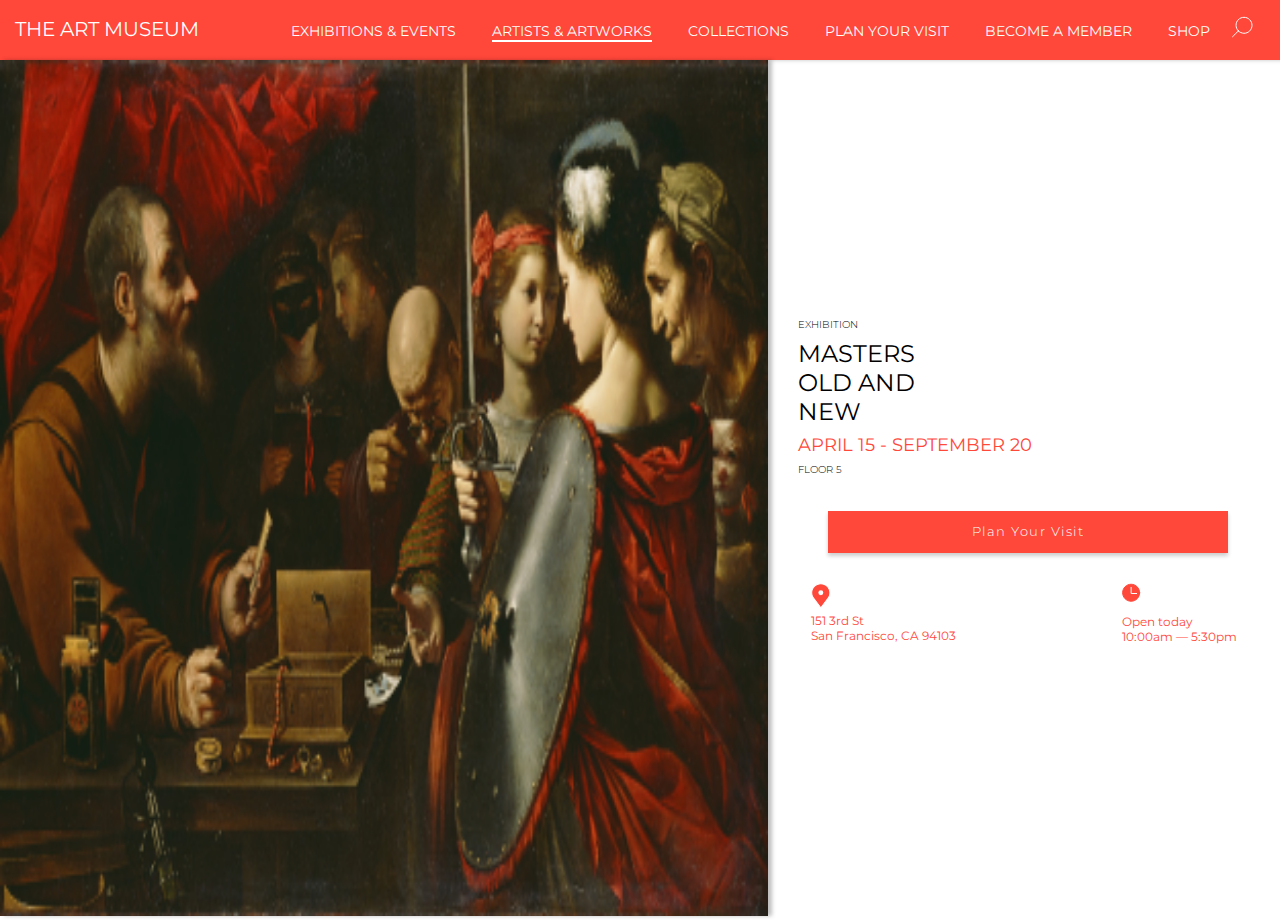
<file: index.html>
<!DOCTYPE html>
<html>

<head>
    <meta charset="UTF-8">
    <meta name="viewport" content="width=device-width, initial-scale=1">
    <meta http-equiv="X-UA-Compatible" content="IE=edge">
    <title>Home</title>

    <!-- CDN -->
    <link
        href="https://fonts.googleapis.com/css?family=Montserrat:100,200,300,400,500,600,700,800,900&display=swap&subset=vietnamese"
        rel="stylesheet">

    <!-- CSS -->
    <link href="assets/css/style.css" rel="stylesheet" type="text/css">

</head>

<body>
    <div class="navbar-mobile navbar-content">
        <div id="mySidenav" class="sidenav">
            <a href="javascript:void(0)" class="closebtn" onclick="closeNav()">&times;</a>
            <div id="navbar-search">
                <a href="#" class="icon-search"><img src="./assets/image/icon/search.svg" alt="Icon search"></a>
                <input class="input-search" type="text" placeholder="Search">
            </div>
            <ul id="sidebar-menu">
                <li>
                    <img src="./assets/image/icon/exhibitions.svg" alt="Exhibitions & Events">
                    <a class="navbar-content-item" href="./exhibition.html">
                        Exhibitions & Events </a>
                </li>
                <li>
                    <img src="./assets/image/icon/artists.svg" alt="Artists & Artworks">
                    <a class="navbar-content-item active" href="./index.html">Artists & Artworks </a>
                </li>
                <li>
                    <img src="./assets/image/icon/collections.svg" alt="Collections">
                    <a class="navbar-content-item" href="./collection.html">Collections </a>
                </li>
                <li>
                    <img src="./assets/image/icon/subtract.svg" alt="Collections">
                    <a class="navbar-content-item" href="./ticket.html">Plan Your Visit </a>
                </li>
                <li>
                    <img src="./assets/image/icon/become.svg" alt="Become a Member">
                    <a class="navbar-content-item" href="./membership.html">Become a Member </a>
                </li>
                <li>
                    <img src="./assets/image/icon/shop.svg" alt="Shop">
                    <a class="navbar-content-item" href="./shop.html">Shop</a>
                </li>

            </ul>
        </div>
    </div>
    <div class="page-container">
        <nav class="navbar-mobile">
            <span class="mobile navbar-header"><a href="/index.html">The <br> art museum</a></span>
            <span class="icon-open-navbar" onclick="openNav()">&#9776;</span>
        </nav>

        <nav class="navbar">
            <span class="navbar-header"><a href="/index.html">The art museum</a></span>
            <div class="navbar-content">
                <ul>
                    <li>
                        <!-- <img src="./assets/image/icon/exhibitions.svg" alt="Exhibitions & Events"> -->
                        <a class="navbar-content-item" href="/exhibition.html" onclick="activeNavbarItem(0)">
                            Exhibitions & Events </a>
                    </li>
                    <li>
                        <!-- <img src="./assets/image/icon/artists.svg" alt="Artists & Artworks"> -->
                        <a class="navbar-content-item active" href="/index.html" onclick="activeNavbarItem(1)">Artists &
                            Artworks </a>
                    </li>
                    <li>
                        <!-- <img src="./assets/image/icon/collections.svg" alt="Collections"> -->
                        <a class="navbar-content-item" href="/collection.html" onclick="activeNavbarItem(0)">Collections
                        </a>
                    </li>
                    <li>
                        <!-- <img src="./assets/image/icon/subtract.svg" alt="Collections"> -->
                        <a class="navbar-content-item" href="/ticket.html" onclick="activeNavbarItem(0)">Plan Your Visit
                        </a>
                    </li>
                    <li>
                        <!-- <img src="./assets/image/icon/become.svg" alt="Become a Member"> -->
                        <a class="navbar-content-item" href="/membership.html" onclick="activeNavbarItem(0)">Become a
                            Member </a>
                    </li>
                    <li>
                        <!-- <img src="./assets/image/icon/shop.svg" alt="Shop"> -->
                        <a class="navbar-content-item" href="/shop.html" onclick="activeNavbarItem(0)">Shop</a>
                    </li>
                </ul>
                <a href="#" class="icon-search" onclick="openSearch()"><img src="./assets/image/icon/search.svg" alt="Icon search"></a>
                <div class="box-search">
                    <input class="box-search__input" placeholder="Search">
                    <a href="javascript:void(0)" class="box-search__btn" onclick="closeSearch()">&times;</a>
                </div>
            </div>
        </nav>

        <div class="page-container-section">
            <div class="page-container-poster">
                <img src="./assets/image/login-bg.png">
            </div>
            <div class="page-container-content">
                <div class="containerr-title-box">
                    <p class="title-box title-secondary">Exhibition</p>
                    <p class="title-box title-primary">MASTERS OLD AND NEW</p>
                    <p class="title-box title-color-pink title-primary ">APRIL 15 - SEPTEMBER 20</p>
                    <p class="title-box title-secondary">Floor 5</p>
                </div>
                <div class="container-button">
                    <button class="btn"><span> Plan Your Visit </span></button>
                </div>
                <div class="page-container-info">
                    <div class="info-box">
                        <img src="./assets/image/icon/location.svg">
                        <p class="login-label">151 3rd St <br>San Francisco, CA 94103</p>
                    </div>
                    <div class="info-box">
                        <img src="./assets/image/icon/clock.svg">
                        <p class="login-label" id="open-day">Open today <br>10:00am — 5:30pm</p>
                    </div>
                </div>
            </div>
        </div>
    </div>
    <!-- JS -->
    <script src="assets/js/main.js" type="text/javascript"></script>
</body>

</html>
</file>
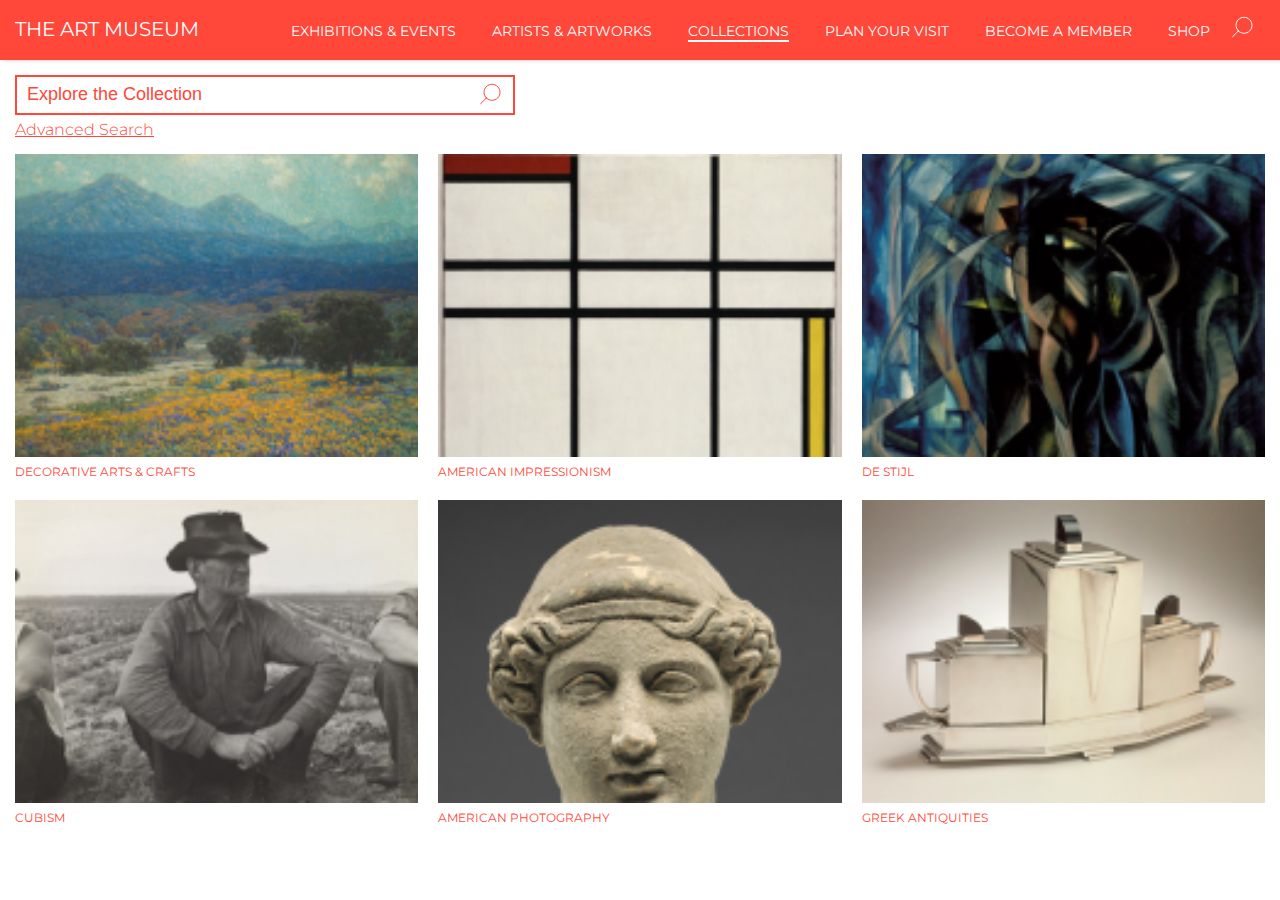
<file: collection.html>
<!DOCTYPE html>
<html>

<head>
  <meta charset="UTF-8">
  <meta name="viewport" content="width=device-width, initial-scale=1">
  <meta http-equiv="X-UA-Compatible" content="IE=edge">
  <title>Collections</title>

  <!-- CDN -->
  <link
    href="https://fonts.googleapis.com/css?family=Montserrat:100,200,300,400,500,600,700,800,900&display=swap&subset=vietnamese"
    rel="stylesheet">

  <!-- CSS -->
  <link href="assets/css/style.css" rel="stylesheet" type="text/css">

</head>

<body>
  <div class="navbar-mobile navbar-content">
    <div id="mySidenav" class="sidenav">
      <a href="javascript:void(0)" class="closebtn" onclick="closeNav()">&times;</a>
      <div id="navbar-search">
        <a href="#" class="icon-search"><img src="./assets/image/icon/search.svg" alt="Icon search"></a>
        <input class="input-search" type="text" placeholder="Search">
      </div>
      <ul id="sidebar-menu">
        <li>
          <img src="./assets/image/icon/exhibitions.svg" alt="Exhibitions & Events">
          <a class="navbar-content-item" href="./exhibition.html">
            Exhibitions & Events </a>
        </li>
        <li>
          <img src="./assets/image/icon/artists.svg" alt="Artists & Artworks">
          <a class="navbar-content-item" href="./index.html">Artists & Artworks </a>
        </li>
        <li>
          <img src="./assets/image/icon/collections.svg" alt="Collections">
          <a class="navbar-content-item active" href="./collection.html">Collections </a>
        </li>
        <li>
          <img src="./assets/image/icon/subtract.svg" alt="Collections">
          <a class="navbar-content-item" href="./ticket.html">Plan Your Visit </a>
        </li>
        <li>
          <img src="./assets/image/icon/become.svg" alt="Become a Member">
          <a class="navbar-content-item" href="./membership.html">Become a Member </a>
        </li>
        <li>
          <img src="./assets/image/icon/shop.svg" alt="Shop">
          <a class="navbar-content-item" href="./shop.html">Shop</a>
        </li>

      </ul>
    </div>
  </div>
  <div class="page-container">
    <nav class="navbar-mobile">
      <span class="mobile navbar-header"><a href="/index.html">The <br> art museum</a></span>
      <span class="title-color-pink title-primary ">Collections</span>
      <span class="icon-open-navbar" onclick="openNav()">&#9776;</span>
    </nav>

    <nav class="navbar">
      <span class="navbar-header"><a href="/index.html">The art museum</a></span>
      <div class="navbar-content">
        <ul>
          <li>
            <!-- <img src="./assets/image/icon/exhibitions.svg" alt="Exhibitions & Events"> -->
            <a class="navbar-content-item" href="/exhibition.html" onclick="activeNavbarItem(0)">
              Exhibitions & Events </a>
          </li>
          <li>
            <!-- <img src="./assets/image/icon/artists.svg" alt="Artists & Artworks"> -->
            <a class="navbar-content-item" href="/index.html" onclick="activeNavbarItem(1)">Artists & Artworks
            </a>
          </li>
          <li>
            <!-- <img src="./assets/image/icon/collections.svg" alt="Collections"> -->
            <a class="navbar-content-item active" href="/collection.html" onclick="activeNavbarItem(0)">Collections </a>
          </li>
          <li>
            <!-- <img src="./assets/image/icon/subtract.svg" alt="Collections"> -->
            <a class="navbar-content-item" href="/ticket.html" onclick="activeNavbarItem(0)">Plan Your Visit </a>
          </li>
          <li>
            <!-- <img src="./assets/image/icon/become.svg" alt="Become a Member"> -->
            <a class="navbar-content-item" href="/membership.html" onclick="activeNavbarItem(0)">Become a Member </a>
          </li>
          <li>
            <!-- <img src="./assets/image/icon/shop.svg" alt="Shop"> -->
            <a class="navbar-content-item" href="/shop.html" onclick="activeNavbarItem(0)">Shop</a>
          </li>
        </ul>
        <a href="#" class="icon-search" onclick="openSearch()"><img src="./assets/image/icon/search.svg"
            alt="Icon search"></a>
        <div class="box-search">
          <input class="box-search__input" placeholder="Search">
          <a href="javascript:void(0)" class="box-search__btn" onclick="closeSearch()">&times;</a>
        </div>
      </div>
    </nav>

    <div class="collection-page collection-page-responsive">
      <div class="collection-page__search">
        <input class="collection-page__search--input" type="text" placeholder="Explore the Collection">
        <img class="collection-page__search--icon" src="./assets/image/icon/search_collection.svg" />
      </div>
      <div class="collection-page__title">
        <a href="/collection.html">Advanced Search</a>
      </div>
      <div class="collection-page__gallery">
        <div class="responsive-gallery responsive-gallery--tablet responsive-gallery--desktop">
          <div class="collection-page__gallery--item">
            <a target="_blank" href="./assets/image/slider/collection1.png">
              <img src="./assets/image/slider/collection1.png" alt="Forest">
            </a>
            <span class="collection-page__gallery--item -desc">DECORATIVE ARTS & CRAFTS </span>
          </div>
        </div>
        <div class="responsive-gallery responsive-gallery--tablet responsive-gallery--desktop">
          <div class="collection-page__gallery--item">
            <a target="_blank" href="./assets/image/slider/collection2.png">
              <img src="./assets/image/slider/collection2.png" alt="Forest">
            </a>
            <span class="collection-page__gallery--item -desc">AMERICAN IMPRESSIONISM</span>
          </div>
        </div>
        <div class="responsive-gallery responsive-gallery--tablet responsive-gallery--desktop">
          <div class="collection-page__gallery--item">
            <a target="_blank" href="./assets/image/slider/collection3.png">
              <img src="./assets/image/slider/collection3.png" alt="Forest">
            </a>
            <span class="collection-page__gallery--item -desc">DE STIJL</span>
          </div>
        </div>
        <div class="responsive-gallery responsive-gallery--tablet responsive-gallery--desktop">
          <div class="collection-page__gallery--item">
            <a target="_blank" href="./assets/image/slider/collection4.png">
              <img src="./assets/image/slider/collection4.png" alt="Forest">
            </a>
            <span class="collection-page__gallery--item -desc">CUBISM</span>
          </div>
        </div>
        <div class="responsive-gallery responsive-gallery--tablet responsive-gallery--desktop">
          <div class="collection-page__gallery--item">
            <a target="_blank" href="./assets/image/slider/collection5.png">
              <img src="./assets/image/slider/collection5.png" alt="Forest">
            </a>
            <span class="collection-page__gallery--item -desc">AMERICAN PHOTOGRAPHY</span>
          </div>
        </div>
        <div class="responsive-gallery responsive-gallery--tablet responsive-gallery--desktop">
          <div class="collection-page__gallery--item">
            <a target="_blank" href="./assets/image/slider/collection6.png">
              <img src="./assets/image/slider/collection6.png" alt="Forest">
            </a>
            <span class="collection-page__gallery--item -desc">GREEK ANTIQUITIES</span>
          </div>
        </div>
      </div>
    </div>
    <!-- JS -->
    <script src="assets/js/main.js" type="text/javascript"></script>
</body>

</html>
</file>
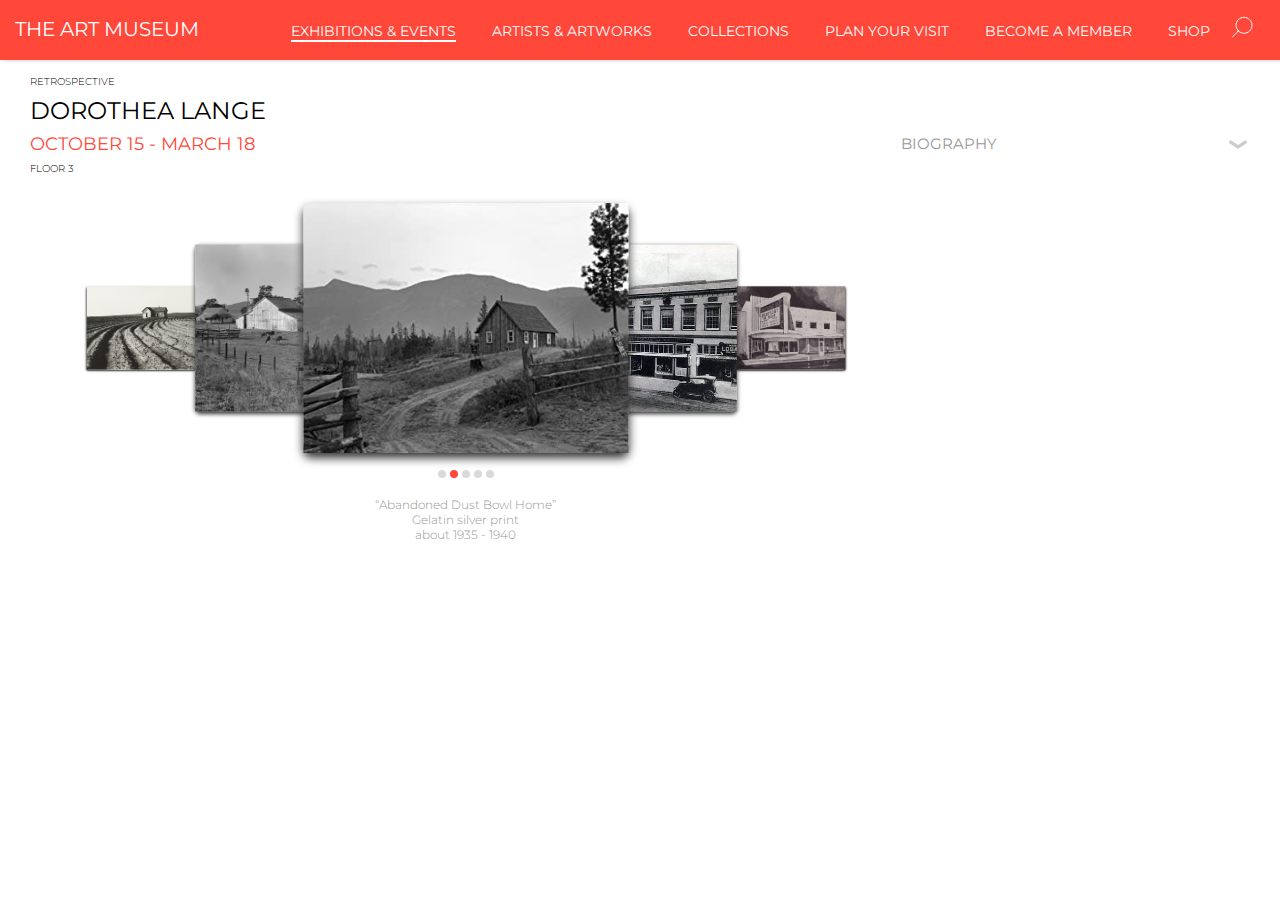
<file: exhibition.html>
<!DOCTYPE html>
<html>

<head>
    <meta charset="UTF-8">
    <meta name="viewport" content="width=device-width, initial-scale=1">
    <meta http-equiv="X-UA-Compatible" content="IE=edge">
    <title>Exhibitions & Events</title>

    <!-- CDN -->
    <link
        href="https://fonts.googleapis.com/css?family=Montserrat:100,200,300,400,500,600,700,800,900&display=swap&subset=vietnamese"
        rel="stylesheet">

    <!-- CSS -->
    <link href="assets/css/style.css" rel="stylesheet" type="text/css">

</head>

<body>
    <div class="wrapper">
        <div class="navbar-mobile navbar-content">
            <div id="mySidenav" class="sidenav">
                <a href="javascript:void(0)" class="closebtn" onclick="closeNav()">&times;</a>
                <div id="navbar-search">
                    <a href="#" class="icon-search"><img src="./assets/image/icon/search.svg" alt="Icon search"></a>
                    <input class="input-search" type="text" placeholder="Search">
                </div>
                <ul id="sidebar-menu">
                    <li>
                        <img src="./assets/image/icon/exhibitions.svg" alt="Exhibitions & Events">
                        <a class="navbar-content-item active" href="./exhibition.html">
                            Exhibitions & Events </a>
                    </li>
                    <li>
                        <img src="./assets/image/icon/artists.svg" alt="Artists & Artworks">
                        <a class="navbar-content-item" href="./index.html">Artists & Artworks </a>
                    </li>
                    <li>
                        <img src="./assets/image/icon/collections.svg" alt="Collections">
                        <a class="navbar-content-item" href="./collection.html">Collections </a>
                    </li>
                    <li>
                        <img src="./assets/image/icon/subtract.svg" alt="Collections">
                        <a class="navbar-content-item" href="./ticket.html">Plan Your Visit </a>
                    </li>
                    <li>
                        <img src="./assets/image/icon/become.svg" alt="Become a Member">
                        <a class="navbar-content-item" href="./membership.html">Become a Member </a>
                    </li>
                    <li>
                        <img src="./assets/image/icon/shop.svg" alt="Shop">
                        <a class="navbar-content-item" href="./shop.html">Shop</a>
                    </li>

                </ul>
            </div>
        </div>
        <div class="page-container">
            <nav class="navbar-mobile">
                <span class="mobile navbar-header"><a href="/index.html">The <br> art museum</a></span>
                <span class="title-color-pink title-primary ">Exhibition Preview</span>
                <span class="icon-open-navbar" onclick="openNav()">&#9776;</span>
            </nav>

            <nav class="navbar">
                <span class="navbar-header"><a href="/index.html">The art museum</a></span>
                <div class="navbar-content">
                    <ul>
                        <li>
                            <!-- <img src="./assets/image/icon/exhibitions.svg" alt="Exhibitions & Events"> -->
                            <a class="navbar-content-item active" href="/exhibition.html" onclick="activeNavbarItem(0)">
                                Exhibitions & Events </a>
                        </li>
                        <li>
                            <!-- <img src="./assets/image/icon/artists.svg" alt="Artists & Artworks"> -->
                            <a class="navbar-content-item" href="/index.html" onclick="activeNavbarItem(1)">Artists &
                                Artworks
                            </a>
                        </li>
                        <li>
                            <!-- <img src="./assets/image/icon/collections.svg" alt="Collections"> -->
                            <a class="navbar-content-item" href="/collection.html"
                                onclick="activeNavbarItem(0)">Collections
                            </a>
                        </li>
                        <li>
                            <!-- <img src="./assets/image/icon/subtract.svg" alt="Collections"> -->
                            <a class="navbar-content-item" href="/ticket.html" onclick="activeNavbarItem(0)">Plan Your
                                Visit
                            </a>
                        </li>
                        <li>
                            <!-- <img src="./assets/image/icon/become.svg" alt="Become a Member"> -->
                            <a class="navbar-content-item" href="/membership.html" onclick="activeNavbarItem(0)">Become
                                a
                                Member </a>
                        </li>
                        <li>
                            <!-- <img src="./assets/image/icon/shop.svg" alt="Shop"> -->
                            <a class="navbar-content-item" href="/shop.html" onclick="activeNavbarItem(0)">Shop</a>
                        </li>
                    </ul>
                    <a href="#" class="icon-search" onclick="openSearch()"><img src="./assets/image/icon/search.svg"
                            alt="Icon search"></a>
                    <div class="box-search">
                        <input class="box-search__input" placeholder="Search">
                        <a href="javascript:void(0)" class="box-search__btn" onclick="closeSearch()">&times;</a>
                    </div>
                </div>
            </nav>

            <div class="page-container-content exhibition-page">
                <div class="container-title-box">
                    <p class="title-box title-secondary">Retrospective</p>
                    <p class="title-box title-primary">Dorothea Lange</p>
                    <p class="title-box title-color-pink title-primary ">October 15 - March 18</p>
                    <p class="title-box title-secondary">Floor 3</p>
                </div>
                <div class="container-slider-description">
                    <div id="wrap">
                        <div class="container-fixed stacked-cards stacked-cards-slide">
                            <ul>
                                <li class="stacked-cards__card">
                                    <img src="./assets/image/slider/slider_1.jpg">
                                </li>
                                <li class="stacked-cards__card">
                                    <img src="./assets/image/slider/slider_2.jpg">
                                </li>
                                <li class="stacked-cards__card">
                                    <img src="./assets/image/slider/slider_3.jpg">
                                </li>
                                <li class="stacked-cards__card">
                                    <img src="./assets/image/slider/slider_4.jpg">
                                </li>
                                <li class="stacked-cards__card">
                                    <img src="./assets/image/slider/slider_5.jpg">
                                </li>
                            </ul>
                        </div>
                        <div class="container-dot">
                            <span class="container-dot__item" onclick="activeDot(0)"></span>
                            <span class="container-dot__item" onclick="activeDot(1)"></span>
                            <span class="container-dot__item active" onclick="activeDot(2)"></span>
                            <span class="container-dot__item" onclick="activeDot(3)"></span>
                            <span class="container-dot__item" onclick="activeDot(4)"></span>
                        </div>
                        <div class="container-description">
                            <p class="label-description">“Abandoned Dust Bowl Home” <br> Gelatin silver print <br> about
                                1935 -
                                1940</p>
                        </div>
                    </div>
                    <div class="container-content">
                        <div class="container-content__header">
                            <div class="collapsible-header">
                                <button class="collapsible collapsible-open" onclick="openCollapse()">Biography</button>
                                <button class="collapsible collapsible-close"
                                    onclick="closeCollapse()">Biography</button>
                                <img class="icon-chevron icon-down-chevron" src="./assets/image/icon/chevron-down.png"
                                    onclick="openCollapse()" />
                                <img class="icon-chevron icon-right-chevron" src="./assets/image/icon/chevron-up.png"
                                    onclick="closeCollapse()" />
                            </div>
                            <div class="collapsible-content">
                                <p>
                                    Dorothea Lange (May 26, 1895 – October 11, 1965) was an influential American
                                    documentary
                                    photographer and photojournalist,
                                    best known for her Depression-era work for the Farm Security Administration (FSA).
                                    Lange's photographs humanized the consequences of the Great Depression and
                                    influenced
                                    the development of documentary photography.
                                    Born of second generation German immigrants on May 26, 1895, at 1041 Bloomfield
                                    Street,
                                    Hoboken, New Jersey,
                                    [1][2] Dorothea Lange was named Dorothea Margaretta Nutzhorn at birth.
                                    She dropped her middle name and assumed her mother's maiden name after her father
                                    abandoned the family when she was 12 years old,
                                    one of two traumatic incidents early in her life.
                                    The other was her contraction of polio at age seven which left her with a weakened
                                    right
                                    leg and a permanent limp.
                                    [1][2] "It formed me, guided me, instructed me, helped me and humiliated me," Lange
                                    once
                                    said of her altered gait.
                                    "I've never gotten over it, and I am aware of the force and power of it."[3]
                                </p>
                            </div>
                        </div>
                    </div>
                </div>
            </div>
        </div>

        <!-- JS -->
        <script src="assets/js/stackedCards.min.js" type="text/javascript"></script>
        <script src="assets/js/main.js" type="text/javascript"></script>
        <script src="assets/js/slider.js" type="text/javascript"></script>
        <script src="assets/js/collapse.js" type="text/javascript"></script>
</body>

</html>
</file>
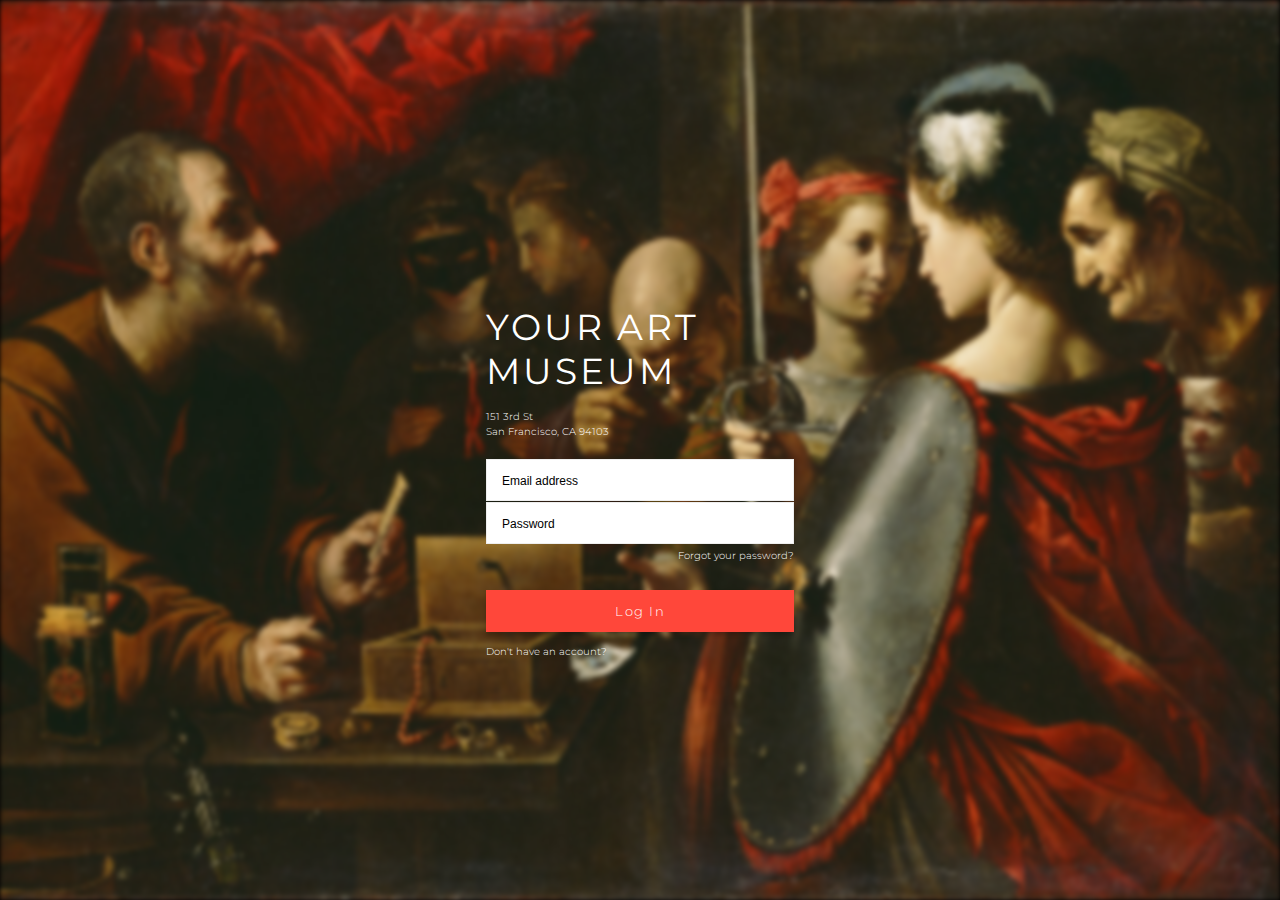
<file: login.html>
<!DOCTYPE html>
<html>

<head>
    <meta charset="UTF-8">
    <meta name="viewport" content="width=device-width, initial-scale=1">
	<meta http-equiv="X-UA-Compatible" content="IE=edge">
    <title>Login</title>

    <!-- CDN -->
    <link
        href="https://fonts.googleapis.com/css?family=Montserrat:100,200,300,400,500,600,700,800,900&display=swap&subset=vietnamese"
        rel="stylesheet">

    <!-- CSS -->
    <link href="assets/css/style.css" rel="stylesheet" type="text/css">

</head>

<body>
    <div class="container">
        <div class="container-login">
            <div class="container-title">
                <h1 class="heading-primary">Your art museum</h1>
                <p class="custom-label">151 3rd St<br /> San Francisco, CA 94103</p>
            </div>
            <div class="container-form">
                <input class="custom-input" type="email" placeholder="Email address">
                <input class="custom-input" type="password" placeholder="Password">
                <a class="custom-label custom-label__forgot-pw" href="#">Forgot your password?</a>
            </div>
            <div class="container-button">
                <button class="btn btn-login" onclick="window.location.href='index.html'"> Log In </button>
            </div>
            <div class="container-account">
                <a class="custom-label custom-label__dont-account" href="#">Don't have an account?</a>
            </div>
        </div>
    </div>
    <!-- JS -->
    <script src="assets/js/main.js" type="text/javascript"></script>
</body>

</html>
</file>
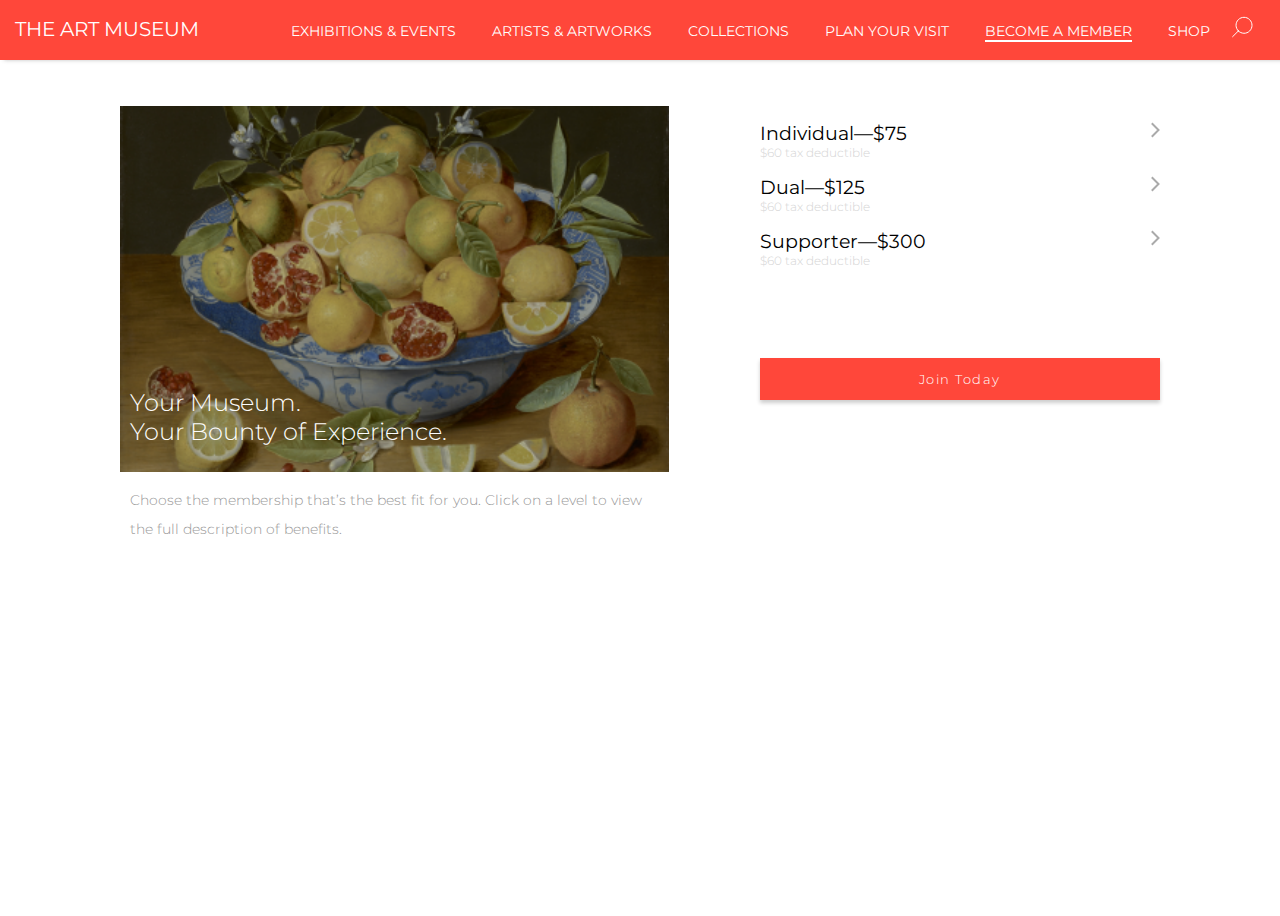
<file: membership.html>
<!DOCTYPE html>
<html>

<head>
  <meta charset="UTF-8">
  <meta name="viewport" content="width=device-width, initial-scale=1">
  <meta http-equiv="X-UA-Compatible" content="IE=edge">
  <title>Become a Member</title>

  <!-- CDN -->
  <link
    href="https://fonts.googleapis.com/css?family=Montserrat:100,200,300,400,500,600,700,800,900&display=swap&subset=vietnamese"
    rel="stylesheet">

  <!-- CSS -->
  <link href="assets/css/style.css" rel="stylesheet" type="text/css">

</head>

<body>
  <div class="navbar-mobile navbar-content">
    <div id="mySidenav" class="sidenav">
      <a href="javascript:void(0)" class="closebtn" onclick="closeNav()">&times;</a>
      <div id="navbar-search">
        <a href="#" class="icon-search"><img src="./assets/image/icon/search.svg" alt="Icon search"></a>
        <input class="input-search" type="text" placeholder="Search">
      </div>
      <ul id="sidebar-menu">
        <li>
          <img src="./assets/image/icon/exhibitions.svg" alt="Exhibitions & Events">
          <a class="navbar-content-item" href="./exhibition.html">
            Exhibitions & Events </a>
        </li>
        <li>
          <img src="./assets/image/icon/artists.svg" alt="Artists & Artworks">
          <a class="navbar-content-item" href="./index.html">Artists & Artworks </a>
        </li>
        <li>
          <img src="./assets/image/icon/collections.svg" alt="Collections">
          <a class="navbar-content-item" href="./collection.html">Collections </a>
        </li>
        <li>
          <img src="./assets/image/icon/subtract.svg" alt="Collections">
          <a class="navbar-content-item" href="./ticket.html">Plan Your Visit </a>
        </li>
        <li>
          <img src="./assets/image/icon/become.svg" alt="Become a Member">
          <a class="navbar-content-item active" href="./membership.html">Become a Member </a>
        </li>
        <li>
          <img src="./assets/image/icon/shop.svg" alt="Shop">
          <a class="navbar-content-item" href="./shop.html">Shop</a>
        </li>

      </ul>
    </div>
  </div>
  <div class="page-container">
    <nav class="navbar-mobile">
      <span class="mobile navbar-header"><a href="/index.html">The <br> art museum</a></span>
      <span class="title-color-pink title-primary ">Become a Member</span>
      <span class="icon-open-navbar" onclick="openNav()">&#9776;</span>
    </nav>

    <nav class="navbar">
      <span class="navbar-header"><a href="/index.html">The art museum</a></span>
      <div class="navbar-content">
        <ul>
          <li>
            <!-- <img src="./assets/image/icon/exhibitions.svg" alt="Exhibitions & Events"> -->
            <a class="navbar-content-item" href="/exhibition.html" onclick="activeNavbarItem(0)">
              Exhibitions & Events </a>
          </li>
          <li>
            <!-- <img src="./assets/image/icon/artists.svg" alt="Artists & Artworks"> -->
            <a class="navbar-content-item" href="/index.html" onclick="activeNavbarItem(1)">Artists & Artworks
            </a>
          </li>
          <li>
            <!-- <img src="./assets/image/icon/collections.svg" alt="Collections"> -->
            <a class="navbar-content-item" href="/collection.html" onclick="activeNavbarItem(0)">Collections </a>
          </li>
          <li>
            <!-- <img src="./assets/image/icon/subtract.svg" alt="Collections"> -->
            <a class="navbar-content-item" href="/ticket.html" onclick="activeNavbarItem(0)">Plan Your Visit </a>
          </li>
          <li>
            <!-- <img src="./assets/image/icon/become.svg" alt="Become a Member"> -->
            <a class="navbar-content-item active" href="/membership.html" onclick="activeNavbarItem(0)">Become a Member
            </a>
          </li>
          <li>
            <!-- <img src="./assets/image/icon/shop.svg" alt="Shop"> -->
            <a class="navbar-content-item" href="/shop.html" onclick="activeNavbarItem(0)">Shop</a>
          </li>
        </ul>
        <a href="#" class="icon-search" onclick="openSearch()"><img src="./assets/image/icon/search.svg"
            alt="Icon search"></a>
        <div class="box-search">
          <input class="box-search__input" placeholder="Search">
          <a href="javascript:void(0)" class="box-search__btn" onclick="closeSearch()">&times;</a>
        </div>
      </div>
    </nav>


    <div class="page-container-content become-page become-page-response">

      <div class="become-page-left">
        <div class="become-page__header">
          <img src="./assets/image/slider/become-member.png" />
          <span class="become-page__header--title">Your Museum.<br> Your Bounty of Experience.</span>

        </div>
        <div class="become-page__desc responsive">
          <span>Choose the membership that’s the best fit for you.
            Click on a level to view the full description of benefits.</span>
        </div>
      </div>
      <div class="become-page-right">
        <div class="become-page__product responsive">
          <div class="product__price">
            <div class="product__price--text">
              <h3>Individual—$75</h3>
              <p>$60 tax deductible</p>
            </div>
            <div class="product__price--button">
              <img src="./assets/image/icon/right-chevron.svg" />
            </div>
          </div>
          <div class="product__price">
            <div class="product__price--text">
              <h3>Dual—$125</h3>
              <p>$60 tax deductible</p>
            </div>
            <div class="product__price--button">
              <img src="./assets/image/icon/right-chevron.svg" />
            </div>
          </div>
          <div class="product__price">
            <div class="product__price--text">
              <h3>Supporter—$300</h3>
              <p>$60 tax deductible</p>
            </div>
            <div class="product__price--button">
              <img src="./assets/image/icon/right-chevron.svg" />
            </div>
          </div>
        </div>
        <div class="become-page__button responsive">
          <button class="btn">Join Today</button>
        </div>
      </div>
    </div>

    <!-- JS -->
    <script src="assets/js/main.js" type="text/javascript"></script>
</body>

</html>
</file>
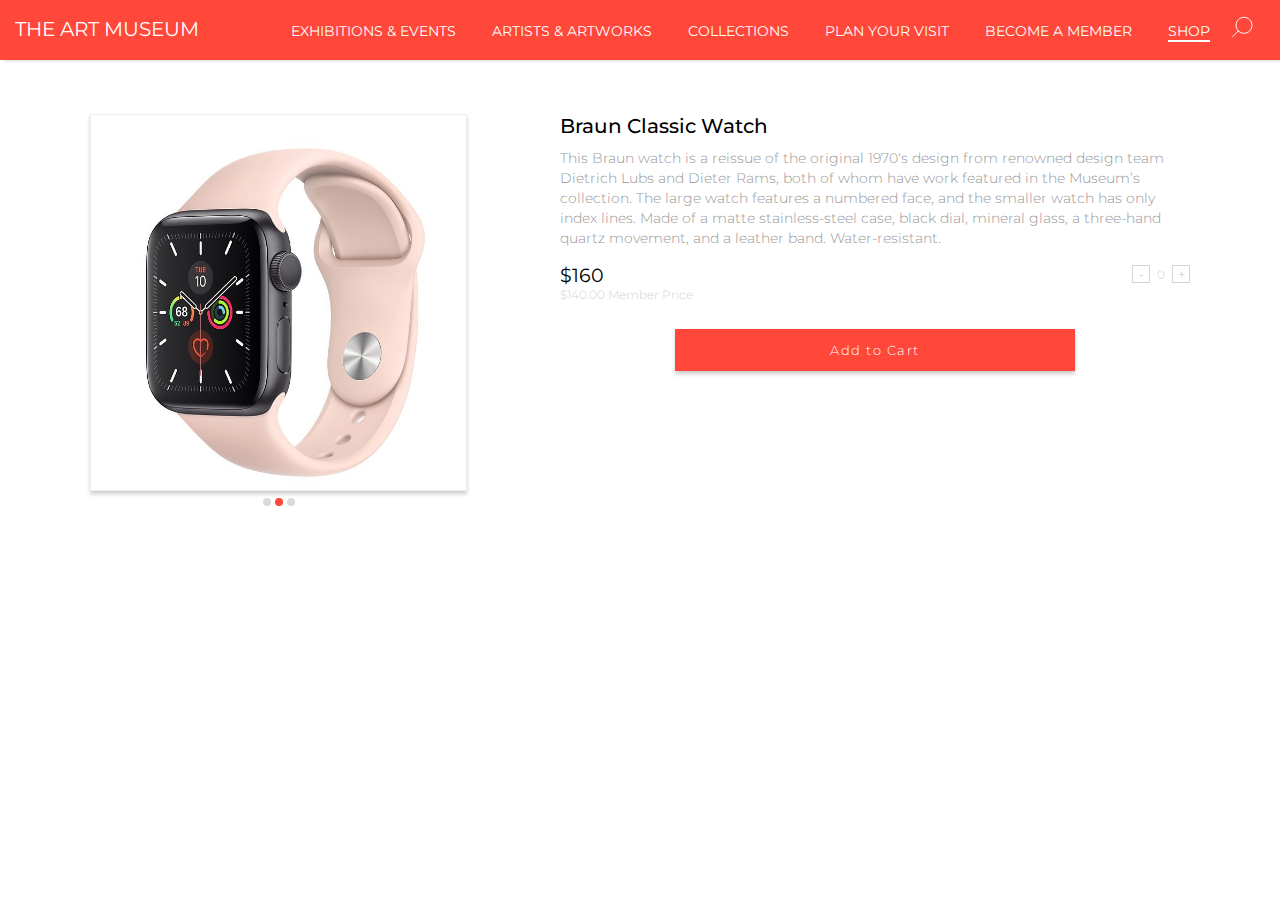
<file: shop.html>
<!DOCTYPE html>
<html>

<head>
  <meta charset="UTF-8">
  <meta name="viewport" content="width=device-width, initial-scale=1">
  <meta http-equiv="X-UA-Compatible" content="IE=edge">
  <title>Shop</title>

  <!-- CDN -->
  <link
    href="https://fonts.googleapis.com/css?family=Montserrat:100,200,300,400,500,600,700,800,900&display=swap&subset=vietnamese"
    rel="stylesheet">

  <!-- CSS -->
  <link href="assets/css/style.css" rel="stylesheet" type="text/css">

</head>

<body>
  <div class="navbar-mobile navbar-content">
    <div id="mySidenav" class="sidenav">
      <a href="javascript:void(0)" class="closebtn" onclick="closeNav()">&times;</a>
      <div id="navbar-search">
        <a href="#" class="icon-search"><img src="./assets/image/icon/search.svg" alt="Icon search"></a>
        <input class="input-search" type="text" placeholder="Search">
      </div>
      <ul id="sidebar-menu">
        <li>
          <img src="./assets/image/icon/exhibitions.svg" alt="Exhibitions & Events">
          <a class="navbar-content-item" href="./exhibition.html">
            Exhibitions & Events </a>
        </li>
        <li>
          <img src="./assets/image/icon/artists.svg" alt="Artists & Artworks">
          <a class="navbar-content-item" href="./index.html">Artists & Artworks </a>
        </li>
        <li>
          <img src="./assets/image/icon/collections.svg" alt="Collections">
          <a class="navbar-content-item" href="./collection.html">Collections </a>
        </li>
        <li>
          <img src="./assets/image/icon/subtract.svg" alt="Collections">
          <a class="navbar-content-item" href="./ticket.html">Plan Your Visit </a>
        </li>
        <li>
          <img src="./assets/image/icon/become.svg" alt="Become a Member">
          <a class="navbar-content-item" href="./membership.html">Become a Member </a>
        </li>
        <li>
          <img src="./assets/image/icon/shop.svg" alt="Shop">
          <a class="navbar-content-item active" href="./shop.html">Shop</a>
        </li>

      </ul>
    </div>
  </div>
  <div class="page-container">
    <nav class="navbar-mobile">
      <span class="mobile navbar-header"><a href="/index.html">The <br> art museum</a></span>
      <span class="title-color-pink title-primary ">Shop</span>
      <span class="icon-open-navbar" onclick="openNav()">&#9776;</span>
    </nav>

    <nav class="navbar">
      <span class="navbar-header"><a href="/index.html">The art museum</a></span>
      <div class="navbar-content">
        <ul>
          <li>
            <!-- <img src="./assets/image/icon/exhibitions.svg" alt="Exhibitions & Events"> -->
            <a class="navbar-content-item" href="/exhibition.html" onclick="activeNavbarItem(0)">
              Exhibitions & Events </a>
          </li>
          <li>
            <!-- <img src="./assets/image/icon/artists.svg" alt="Artists & Artworks"> -->
            <a class="navbar-content-item" href="/index.html" onclick="activeNavbarItem(1)">Artists & Artworks
            </a>
          </li>
          <li>
            <!-- <img src="./assets/image/icon/collections.svg" alt="Collections"> -->
            <a class="navbar-content-item" href="/collection.html" onclick="activeNavbarItem(0)">Collections </a>
          </li>
          <li>
            <!-- <img src="./assets/image/icon/subtract.svg" alt="Collections"> -->
            <a class="navbar-content-item" href="/ticket.html" onclick="activeNavbarItem(0)">Plan Your Visit </a>
          </li>
          <li>
            <!-- <img src="./assets/image/icon/become.svg" alt="Become a Member"> -->
            <a class="navbar-content-item" href="/membership.html" onclick="activeNavbarItem(0)">Become a Member </a>
          </li>
          <li>
            <!-- <img src="./assets/image/icon/shop.svg" alt="Shop"> -->
            <a class="navbar-content-item active" href="/shop.html" onclick="activeNavbarItem(0)">Shop</a>
          </li>
        </ul>
        <a href="#" class="icon-search" onclick="openSearch()"><img src="./assets/image/icon/search.svg"
            alt="Icon search"></a>
        <div class="box-search">
          <input class="box-search__input" placeholder="Search">
          <a href="javascript:void(0)" class="box-search__btn" onclick="closeSearch()">&times;</a>
        </div>
      </div>
    </nav>


    <div class="page-container-content shop-page">
      <div class="container-slider-description container-slider-description-shop-page">
        <div id="wrap wrap-shop-page">
          <div class="wrap-slide">
            <img class="wrap-slide__img" src="./assets/image/slider/clock.jpg">
            <img class="wrap-slide__img" src="./assets/image/slider/watch.jpg">
            <img class="wrap-slide__img" src="./assets/image/slider/clock.jpg">
          </div>
          <div class="container-dot">
            <span class="container-dot__item" onclick="currentDiv(0)"></span>
            <span class="container-dot__item active" onclick="currentDiv(1)"></span>
            <span class="container-dot__item " onclick="currentDiv(2)"></span>
          </div>
        </div>
        <div class="product">
          <div class="product__description">
            <h3>Braun Classic Watch</h3>
            <p class="label-description">
              This Braun watch is a reissue of the original 1970's design from renowned design team Dietrich Lubs and
              Dieter Rams, both of whom have work featured in the Museum’s collection. The large watch features a
              numbered
              face, and the smaller watch has only index lines. Made of a matte stainless-steel case, black dial,
              mineral
              glass, a three-hand quartz movement, and a leather band. Water-resistant.
            </p>
          </div>
          <div class="product__price">
            <div class="product__price--text">
              <h3>$160</h3>
              <p>$140.00 Member Price</p>
            </div>
            <div class="product__price--button">
              <button>-</button>
              <span>0</span>
              <button>+</button>
            </div>
          </div>
          <div class="product__button">
            <button class="btn">Add to Cart</button>
          </div>
        </div>
      </div>
    </div>

    <!-- JS -->
    <script src="assets/js/main.js" type="text/javascript"></script>
</body>

</html>
</file>
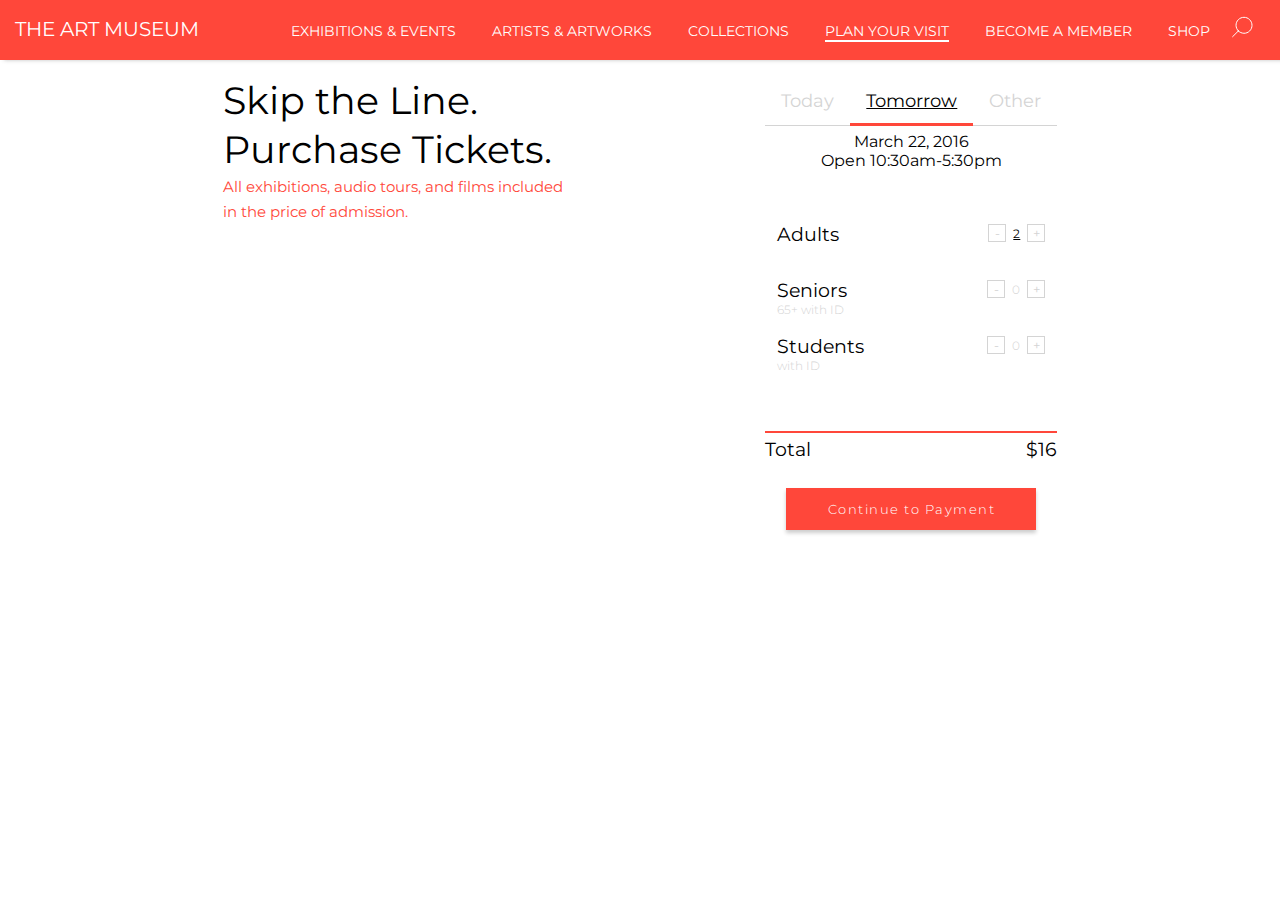
<file: ticket.html>
<!DOCTYPE html>
<html>

<head>
  <meta charset="UTF-8">
  <meta name="viewport" content="width=device-width, initial-scale=1">
  <meta http-equiv="X-UA-Compatible" content="IE=edge">
  <title>Plan Your Visit</title>

  <!-- CDN -->
  <link
    href="https://fonts.googleapis.com/css?family=Montserrat:100,200,300,400,500,600,700,800,900&display=swap&subset=vietnamese"
    rel="stylesheet">

  <!-- CSS -->
  <link href="assets/css/style.css" rel="stylesheet" type="text/css">

</head>

<body>
  <div class="navbar-mobile navbar-content">
    <div id="mySidenav" class="sidenav">
      <a href="javascript:void(0)" class="closebtn" onclick="closeNav()">&times;</a>
      <div id="navbar-search">
        <a href="#" class="icon-search"><img src="./assets/image/icon/search.svg" alt="Icon search"></a>
        <input class="input-search" type="text" placeholder="Search">
      </div>
      <ul id="sidebar-menu">
        <li>
          <img src="./assets/image/icon/exhibitions.svg" alt="Exhibitions & Events">
          <a class="navbar-content-item" href="./collection.html">
            Exhibitions & Events </a>
        </li>
        <li>
          <img src="./assets/image/icon/artists.svg" alt="Artists & Artworks">
          <a class="navbar-content-item" href="./index.html">Artists & Artworks </a>
        </li>
        <li>
          <img src="./assets/image/icon/collections.svg" alt="Collections">
          <a class="navbar-content-item" href="./collection.html">Collections </a>
        </li>
        <li>
          <img src="./assets/image/icon/subtract.svg" alt="Collections">
          <a class="navbar-content-item" href="./ticket.html">Plan Your Visit </a>
        </li>
        <li>
          <img src="./assets/image/icon/become.svg" alt="Become a Member">
          <a class="navbar-content-item" href="./membership.html">Become a Member </a>
        </li>
        <li>
          <img src="./assets/image/icon/shop.svg" alt="Shop">
          <a class="navbar-content-item" href="./shop.html">Shop</a>
        </li>

      </ul>
    </div>
  </div>
  <div class="navbar-mobile navbar-content">
    <div id="mySidenav" class="sidenav">
      <a href="javascript:void(0)" class="closebtn" onclick="closeNav()">&times;</a>
      <div id="navbar-search">
        <a href="#" class="icon-search"><img src="./assets/image/icon/search.svg" alt="Icon search"></a>
        <input class="input-search" type="text" placeholder="Search">
      </div>
      <ul id="sidebar-menu">
        <li>
          <img src="./assets/image/icon/exhibitions.svg" alt="Exhibitions & Events">
          <a class="navbar-content-item" href="./exhibition.html">
            Exhibitions & Events </a>
        </li>
        <li>
          <img src="./assets/image/icon/artists.svg" alt="Artists & Artworks">
          <a class="navbar-content-item" href="./index.html">Artists & Artworks </a>
        </li>
        <li>
          <img src="./assets/image/icon/collections.svg" alt="Collections">
          <a class="navbar-content-item" href="./collection.html">Collections </a>
        </li>
        <li>
          <img src="./assets/image/icon/subtract.svg" alt="Collections">
          <a class="navbar-content-item active" href="./ticket.html">Plan Your Visit </a>
        </li>
        <li>
          <img src="./assets/image/icon/become.svg" alt="Become a Member">
          <a class="navbar-content-item" href="./membership.html">Become a Member </a>
        </li>
        <li>
          <img src="./assets/image/icon/shop.svg" alt="Shop">
          <a class="navbar-content-item" href="./shop.html">Shop</a>
        </li>

      </ul>
    </div>
  </div>
  <div class="page-container">
    <nav class="navbar-mobile">
      <span class="mobile navbar-header"><a href="/index.html">The <br> art museum</a></span>
      <span class="title-color-pink title-primary ">Plan Your Visit</span>
      <span class="icon-open-navbar" onclick="openNav()">&#9776;</span>
    </nav>

    <nav class="navbar">
      <span class="navbar-header"><a href="/index.html">The art museum</a></span>
      <div class="navbar-content">
        <ul>
          <li>
            <!-- <img src="./assets/image/icon/exhibitions.svg" alt="Exhibitions & Events"> -->
            <a class="navbar-content-item" href="/exhibition.html" onclick="activeNavbarItem(0)">
              Exhibitions & Events </a>
          </li>
          <li>
            <!-- <img src="./assets/image/icon/artists.svg" alt="Artists & Artworks"> -->
            <a class="navbar-content-item" href="/index.html" onclick="activeNavbarItem(1)">Artists & Artworks
            </a>
          </li>
          <li>
            <!-- <img src="./assets/image/icon/collections.svg" alt="Collections"> -->
            <a class="navbar-content-item" href="/collection.html" onclick="activeNavbarItem(0)">Collections </a>
          </li>
          <li>
            <!-- <img src="./assets/image/icon/subtract.svg" alt="Collections"> -->
            <a class="navbar-content-item active" href="/ticket.html" onclick="activeNavbarItem(0)">Plan Your Visit </a>
          </li>
          <li>
            <!-- <img src="./assets/image/icon/become.svg" alt="Become a Member"> -->
            <a class="navbar-content-item" href="/membership.html" onclick="activeNavbarItem(0)">Become a Member </a>
          </li>
          <li>
            <!-- <img src="./assets/image/icon/shop.svg" alt="Shop"> -->
            <a class="navbar-content-item" href="/shop.html" onclick="activeNavbarItem(0)">Shop</a>
          </li>
        </ul>
        <a href="#" class="icon-search" onclick="openSearch()"><img src="./assets/image/icon/search.svg"
            alt="Icon search"></a>
        <div class="box-search">
          <input class="box-search__input" placeholder="Search">
          <a href="javascript:void(0)" class="box-search__btn" onclick="closeSearch()">&times;</a>
        </div>
      </div>
    </nav>

    <div class="page-container-content ticket-page ticket-page-response">
      <div class="ticket-page__header">
        <h3 class="ticket-page__header--title">Skip the Line. Purchase Tickets.</h3>
        <span class="ticket-page__header--desc">All exhibitions, audio tours, and films included in the price of
          admission.</span>
      </div>
      <div class="ticket-page__content">
        <div class="ticket-page__content--tab">
          <button class="tablinks" onclick="openDay(event, 'Today')">Today</button>
          <button class="tablinks active" onclick="openDay(event, 'Tomorrow')">Tomorrow</button>
          <button class="tablinks" onclick="openDay(event, 'Other')">Other</button>
        </div>

        <div id="Today" class="tabcontent">
          <span class="tabcontent__time">March 22, 2016 <br>
            Open 10:30am-5:30pm</span>
          <div class="tabcontent__product">
            <div class="product__price">
              <div class="product__price--text">
                <h3>Adults</h3>
              </div>
              <div class="product__price--button">
                <button>-</button>
                <span class="active">2</span>
                <button>+</button>
              </div>
            </div>
            <div class="product__price">
              <div class="product__price--text">
                <h3>Seniors</h3>
                <p> 65+ with ID</p>
              </div>
              <div class="product__price--button">
                <button>-</button>
                <span>0</span>
                <button>+</button>
              </div>
            </div>
            <div class="product__price">
              <div class="product__price--text">
                <h3>Students</h3>
                <p> with ID</p>
              </div>
              <div class="product__price--button">
                <button>-</button>
                <span>0</span>
                <button>+</button>
              </div>
            </div>
          </div>
        </div>

        <div id="Tomorrow" class="tabcontent">
          <span class="tabcontent__time">March 22, 2016 <br>
            Open 10:30am-5:30pm</span>
          <div class="tabcontent__product">
            <div class="product__price">
              <div class="product__price--text">
                <h3>Adults</h3>
              </div>
              <div class="product__price--button">
                <button>-</button>
                <span class="active">2</span>
                <button>+</button>
              </div>
            </div>
            <div class="product__price">
              <div class="product__price--text">
                <h3>Seniors</h3>
                <p> 65+ with ID</p>
              </div>
              <div class="product__price--button">
                <button>-</button>
                <span>0</span>
                <button>+</button>
              </div>
            </div>
            <div class="product__price">
              <div class="product__price--text">
                <h3>Students</h3>
                <p> with ID</p>
              </div>
              <div class="product__price--button">
                <button>-</button>
                <span>0</span>
                <button>+</button>
              </div>
            </div>
          </div>
        </div>

        <div id="Other" class="tabcontent">
          <span class="tabcontent__time">March 22, 2016 <br>
            Open 10:30am-5:30pm</span>
          <div class="tabcontent__product">
            <div class="product__price">
              <div class="product__price--text">
                <h3>Adults</h3>
              </div>
              <div class="product__price--button">
                <button>-</button>
                <span class="active">2</span>
                <button>+</button>
              </div>
            </div>
            <div class="product__price">
              <div class="product__price--text">
                <h3>Seniors</h3>
                <p> 65+ with ID</p>
              </div>
              <div class="product__price--button">
                <button>-</button>
                <span>0</span>
                <button>+</button>
              </div>
            </div>
            <div class="product__price">
              <div class="product__price--text">
                <h3>Students</h3>
                <p> with ID</p>
              </div>
              <div class="product__price--button">
                <button>-</button>
                <span>0</span>
                <button>+</button>
              </div>
            </div>
          </div>
        </div>

        <!-- footer -->
        <span class="divider">
        </span>

        <div class="ticket-page__content--total product__price--text">
          <h3>Total</h3>
          <h3>$16</h3>
        </div>

        <div class="ticket-page__content--button">
          <button class="btn">Continue to Payment</button>
        </div>
      </div>

    </div>

    <!-- JS -->
    <script src="assets/js/main.js" type="text/javascript"></script>
</body>

</html>
</file>
<file: assets/css/style.css>
@import "./login.css";
@import "./home.css";
@import "./_media-query.css";
@import "./global-style.css";
@import "./navbar.css";
@import "./exhibition.css";
@import "./slider.css";
@import "./stackedCards.css";
@import "./shop.css";
@import "./collection.css";
@import "./ticket.css";
@import "./become.css";

* {
  margin: 0;
  padding: 0;
  box-sizing: border-box;
}

body {
  font-family: 'Montserrat', sans-serif !important;
  font: 'Montserrat', sans-serif !important;
  font-size: 16px;
  font-weight: 300;
  overflow-x: hidden;
}

a {
    text-decoration: none;
    color: #000;
}

button {
  font-family: 'Montserrat', sans-serif !important;
  font: 'Montserrat', sans-serif !important;
}
</file>
